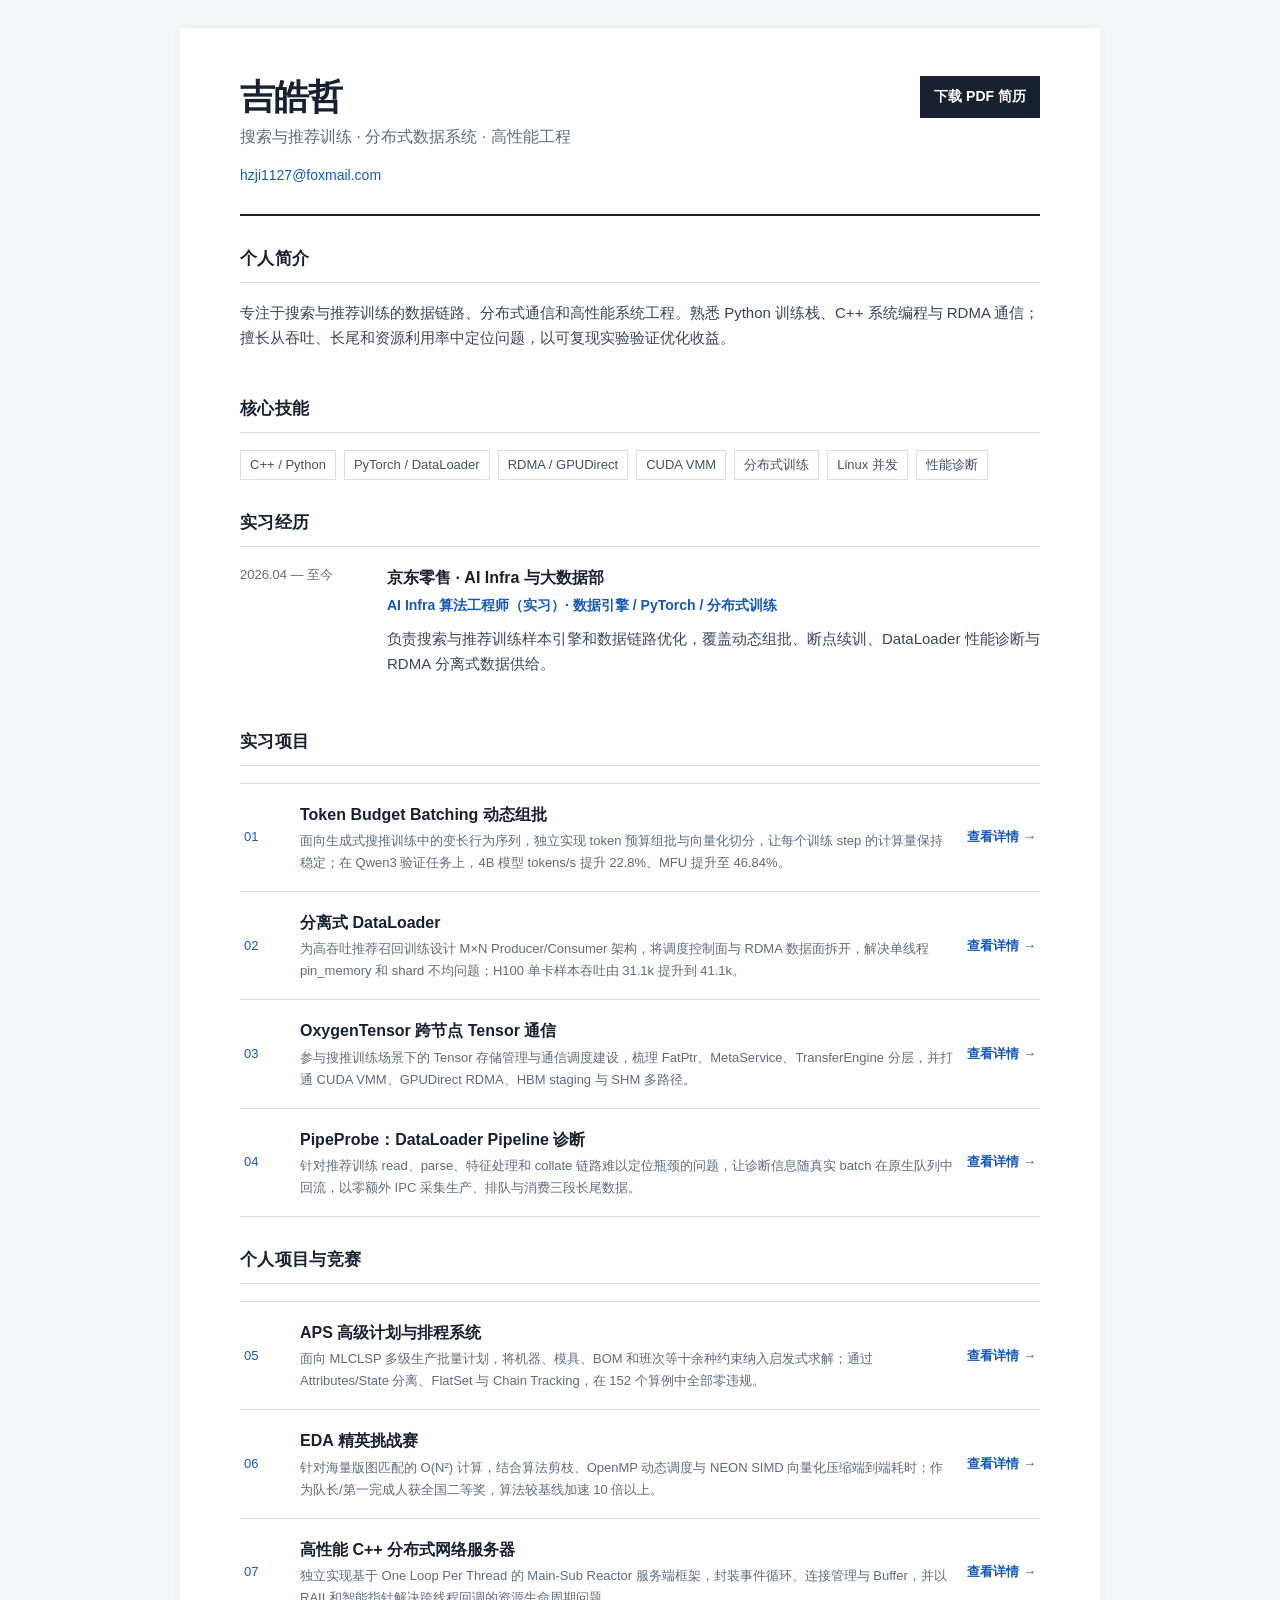
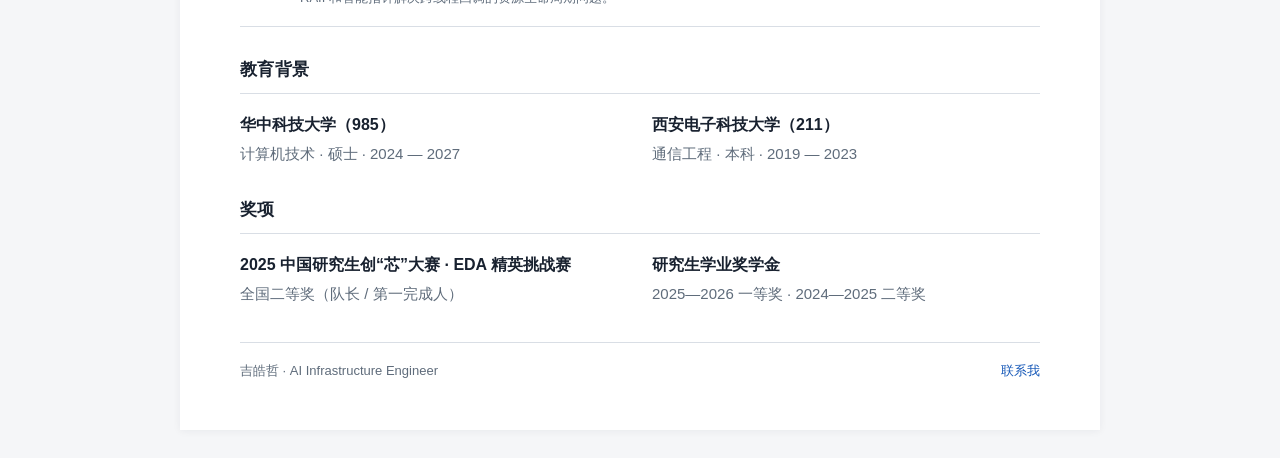
<file: docs/index.html>
<!doctype html>
<html lang="zh-CN"><head><meta charset="utf-8"><meta name="viewport" content="width=device-width,initial-scale=1"><meta name="description" content="吉皓哲｜搜索推荐训练、分布式数据系统与高性能工程"><title>吉皓哲｜项目作品集</title><link rel="stylesheet" href="style.css"></head>
<body><main class="page"><header><div><h1>吉皓哲</h1><div class="target">搜索与推荐训练 · 分布式数据系统 · 高性能工程</div><div class="contact"><a href="mailto:hzji1127@foxmail.com">hzji1127@foxmail.com</a></div></div><a class="resume" href="吉皓哲-简历.pdf" download>下载 PDF 简历</a></header>
<section><h2>个人简介</h2><p class="summary">专注于搜索与推荐训练的数据链路、分布式通信和高性能系统工程。熟悉 Python 训练栈、C++ 系统编程与 RDMA 通信；擅长从吞吐、长尾和资源利用率中定位问题，以可复现实验验证优化收益。</p></section>
<section><h2>核心技能</h2><div class="skills"><span>C++ / Python</span><span>PyTorch / DataLoader</span><span>RDMA / GPUDirect</span><span>CUDA VMM</span><span>分布式训练</span><span>Linux 并发</span><span>性能诊断</span></div></section>
<section><h2>实习经历</h2><article class="entry"><time>2026.04 — 至今</time><div><h3>京东零售 · AI Infra 与大数据部</h3><div class="role">AI Infra 算法工程师（实习）· 数据引擎 / PyTorch / 分布式训练</div><p>负责搜索与推荐训练样本引擎和数据链路优化，覆盖动态组批、断点续训、DataLoader 性能诊断与 RDMA 分离式数据供给。</p></div></article></section>
<section><h2>实习项目</h2><div class="project-list">
<a class="project-link" href="projects/dynamic-batching.html"><span>01</span><div><h3>Token Budget Batching 动态组批</h3><p>面向生成式搜推训练中的变长行为序列，独立实现 token 预算组批与向量化切分，让每个训练 step 的计算量保持稳定；在 Qwen3 验证任务上，4B 模型 tokens/s 提升 22.8%、MFU 提升至 46.84%。</p></div><b>查看详情 →</b></a>
<a class="project-link" href="projects/disaggregated-dataloader.html"><span>02</span><div><h3>分离式 DataLoader</h3><p>为高吞吐推荐召回训练设计 M×N Producer/Consumer 架构，将调度控制面与 RDMA 数据面拆开，解决单线程 pin_memory 和 shard 不均问题；H100 单卡样本吞吐由 31.1k 提升到 41.1k。</p></div><b>查看详情 →</b></a>
<a class="project-link" href="projects/oxygen-tensor.html"><span>03</span><div><h3>OxygenTensor 跨节点 Tensor 通信</h3><p>参与搜推训练场景下的 Tensor 存储管理与通信调度建设，梳理 FatPtr、MetaService、TransferEngine 分层，并打通 CUDA VMM、GPUDirect RDMA、HBM staging 与 SHM 多路径。</p></div><b>查看详情 →</b></a>
<a class="project-link" href="projects/pipeprobe.html"><span>04</span><div><h3>PipeProbe：DataLoader Pipeline 诊断</h3><p>针对推荐训练 read、parse、特征处理和 collate 链路难以定位瓶颈的问题，让诊断信息随真实 batch 在原生队列中回流，以零额外 IPC 采集生产、排队与消费三段长尾数据。</p></div><b>查看详情 →</b></a>
</div></section>
<section><h2>个人项目与竞赛</h2><div class="project-list">
<a class="project-link" href="projects/aps.html"><span>05</span><div><h3>APS 高级计划与排程系统</h3><p>面向 MLCLSP 多级生产批量计划，将机器、模具、BOM 和班次等十余种约束纳入启发式求解；通过 Attributes/State 分离、FlatSet 与 Chain Tracking，在 152 个算例中全部零违规。</p></div><b>查看详情 →</b></a>
<a class="project-link" href="projects/eda.html"><span>06</span><div><h3>EDA 精英挑战赛</h3><p>针对海量版图匹配的 O(N²) 计算，结合算法剪枝、OpenMP 动态调度与 NEON SIMD 向量化压缩端到端耗时；作为队长/第一完成人获全国二等奖，算法较基线加速 10 倍以上。</p></div><b>查看详情 →</b></a>
<a class="project-link" href="projects/network-server.html"><span>07</span><div><h3>高性能 C++ 分布式网络服务器</h3><p>独立实现基于 One Loop Per Thread 的 Main-Sub Reactor 服务端框架，封装事件循环、连接管理与 Buffer，并以 RAII 和智能指针解决跨线程回调的资源生命周期问题。</p></div><b>查看详情 →</b></a>
</div></section>
<section><h2>教育背景</h2><div class="edu"><div><h3>华中科技大学（985）</h3><p>计算机技术 · 硕士 · 2024 — 2027</p></div><div><h3>西安电子科技大学（211）</h3><p>通信工程 · 本科 · 2019 — 2023</p></div></div></section>
<section><h2>奖项</h2><div class="edu"><div><h3>2025 中国研究生创“芯”大赛 · EDA 精英挑战赛</h3><p>全国二等奖（队长 / 第一完成人）</p></div><div><h3>研究生学业奖学金</h3><p>2025—2026 一等奖 · 2024—2025 二等奖</p></div></div></section>
<footer><span>吉皓哲 · AI Infrastructure Engineer</span><a href="mailto:hzji1127@foxmail.com">联系我</a></footer></main></body></html>
</file>
<file: docs/style.css>
:root { --ink:#18212f; --muted:#5f6c7b; --line:#d9dee5; --blue:#1759b8; --paper:#fff; }
* { box-sizing:border-box; }
html { scroll-behavior:smooth; }
body { margin:0; background:#f5f6f8; color:var(--ink); font:15px/1.7 -apple-system,BlinkMacSystemFont,"PingFang SC","Microsoft YaHei",sans-serif; }
a { color:var(--blue); text-decoration:none; }
a:hover { text-decoration:underline; }
.page { max-width:920px; margin:28px auto; background:var(--paper); box-shadow:0 1px 8px #15263b0f; padding:48px 60px; }
header { border-bottom:2px solid var(--ink); padding-bottom:26px; display:flex; justify-content:space-between; gap:24px; }
h1,h2,h3,p { margin-top:0; }
h1 { margin-bottom:5px; font-size:35px; letter-spacing:-1px; line-height:1.2; }
.target { color:var(--muted); font-size:16px; }
.contact { display:flex; gap:15px; flex-wrap:wrap; margin-top:14px; color:var(--muted); font-size:14px; }
.resume { white-space:nowrap; align-self:start; background:var(--ink); color:#fff; padding:9px 14px; font-size:14px; font-weight:650; }
.resume:hover { color:#fff; text-decoration:none; background:var(--blue); }
section { padding:29px 0 0; }
h2 { font-size:17px; letter-spacing:.3px; border-bottom:1px solid var(--line); padding-bottom:8px; margin-bottom:17px; }
h3 { font-size:16px; margin-bottom:3px; }
.summary { color:#374456; }
.skills { display:flex; flex-wrap:wrap; gap:8px; }
.skills span { border:1px solid var(--line); color:#425268; padding:3px 9px; font-size:13px; }
.entry { display:grid; grid-template-columns:125px 1fr; gap:22px; padding:0 0 22px; }
.entry time { color:var(--muted); font-size:13px; }
.role { color:var(--blue); font-size:14px; font-weight:650; margin-bottom:8px; }
.entry p { margin-bottom:0; color:#39475a; }
.project { padding:19px 0; border-bottom:1px solid var(--line); }
.project:first-of-type { padding-top:0; }
.project:last-child { border-bottom:0; padding-bottom:0; }
.project-head { display:flex; align-items:baseline; justify-content:space-between; gap:18px; }
.project-head h3 { margin:0; }
.result { color:var(--blue); font-size:14px; font-weight:700; text-align:right; }
.stack { color:var(--muted); font-size:13px; margin:4px 0 10px; }
ul { padding-left:19px; margin:0; color:#39475a; }
li + li { margin-top:5px; }
.edu { display:grid; grid-template-columns:1fr 1fr; gap:24px; }
.edu p { color:var(--muted); margin:3px 0 0; }
footer { margin-top:36px; padding-top:17px; border-top:1px solid var(--line); color:var(--muted); font-size:13px; display:flex; justify-content:space-between; }
.project-list { border-top:1px solid var(--line); }
.project-link { display:grid; grid-template-columns:42px 1fr auto; gap:14px; align-items:center; color:var(--ink); padding:17px 4px; border-bottom:1px solid var(--line); text-decoration:none; }
.project-link:hover { background:#f7f9fc; text-decoration:none; }.project-link>span { color:var(--blue); font-size:13px; }.project-link h3 { margin:0; font-size:16px; }.project-link p { margin:2px 0 0; color:var(--muted); font-size:13px; }.project-link b { color:var(--blue); font-size:13px; font-weight:600; }
.detail-page { max-width:980px; }.back { display:inline-block; margin-bottom:28px; font-size:14px; }.detail-title { border-bottom:2px solid var(--ink); padding-bottom:24px; margin-bottom:30px; }.detail-title h1 { margin:0 0 9px; font-size:31px; }.detail-title p { margin:0; color:var(--muted); }.detail-meta { margin-top:12px; color:var(--blue); font-size:13px; font-weight:650; }.detail-page section { padding-top:22px; }.detail-page h2 { margin-bottom:14px; }.architecture { display:grid; grid-template-columns:repeat(3,1fr); gap:12px; margin:18px 0; align-items:stretch; }.architecture .node-box { border:1px solid #b8c9df; background:#f7faff; padding:15px; min-height:100px; }.architecture .node-box strong { display:block; color:var(--blue); margin-bottom:5px; }.architecture .node-box p { color:#4c5b70; font-size:13px; margin:0; line-height:1.55; }.architecture .arrow { align-self:center; text-align:center; color:var(--blue); font-size:20px; }.architecture.flow { grid-template-columns:1fr 34px 1fr 34px 1fr; }.detail-page .result-grid { display:grid; grid-template-columns:repeat(3,1fr); border:1px solid var(--line); margin:18px 0; }.detail-page .result-grid div { padding:15px; border-right:1px solid var(--line); }.detail-page .result-grid div:last-child { border:0; }.detail-page .result-grid strong { color:var(--blue); font-size:18px; display:block; }.detail-page .result-grid span { color:var(--muted); font-size:12px; }.mermaid { margin:18px 0; padding:16px; overflow-x:auto; border:1px solid var(--line); background:#fbfcfe; text-align:center; }.diagram-caption { margin:-8px 0 18px; color:var(--muted); font-size:13px; text-align:center; }
@media (max-width:640px) { .page { margin:0; padding:30px 22px; } header,.project-head { display:block; }.resume { display:inline-block; margin-top:17px; }.entry { grid-template-columns:1fr; gap:3px; padding-bottom:20px; }.result { text-align:left; margin-top:7px; }.edu { grid-template-columns:1fr; gap:16px; } footer { display:block; }.contact { gap:8px 13px; }.mermaid { margin-left:-8px; margin-right:-8px; padding:10px; } }
</file>
